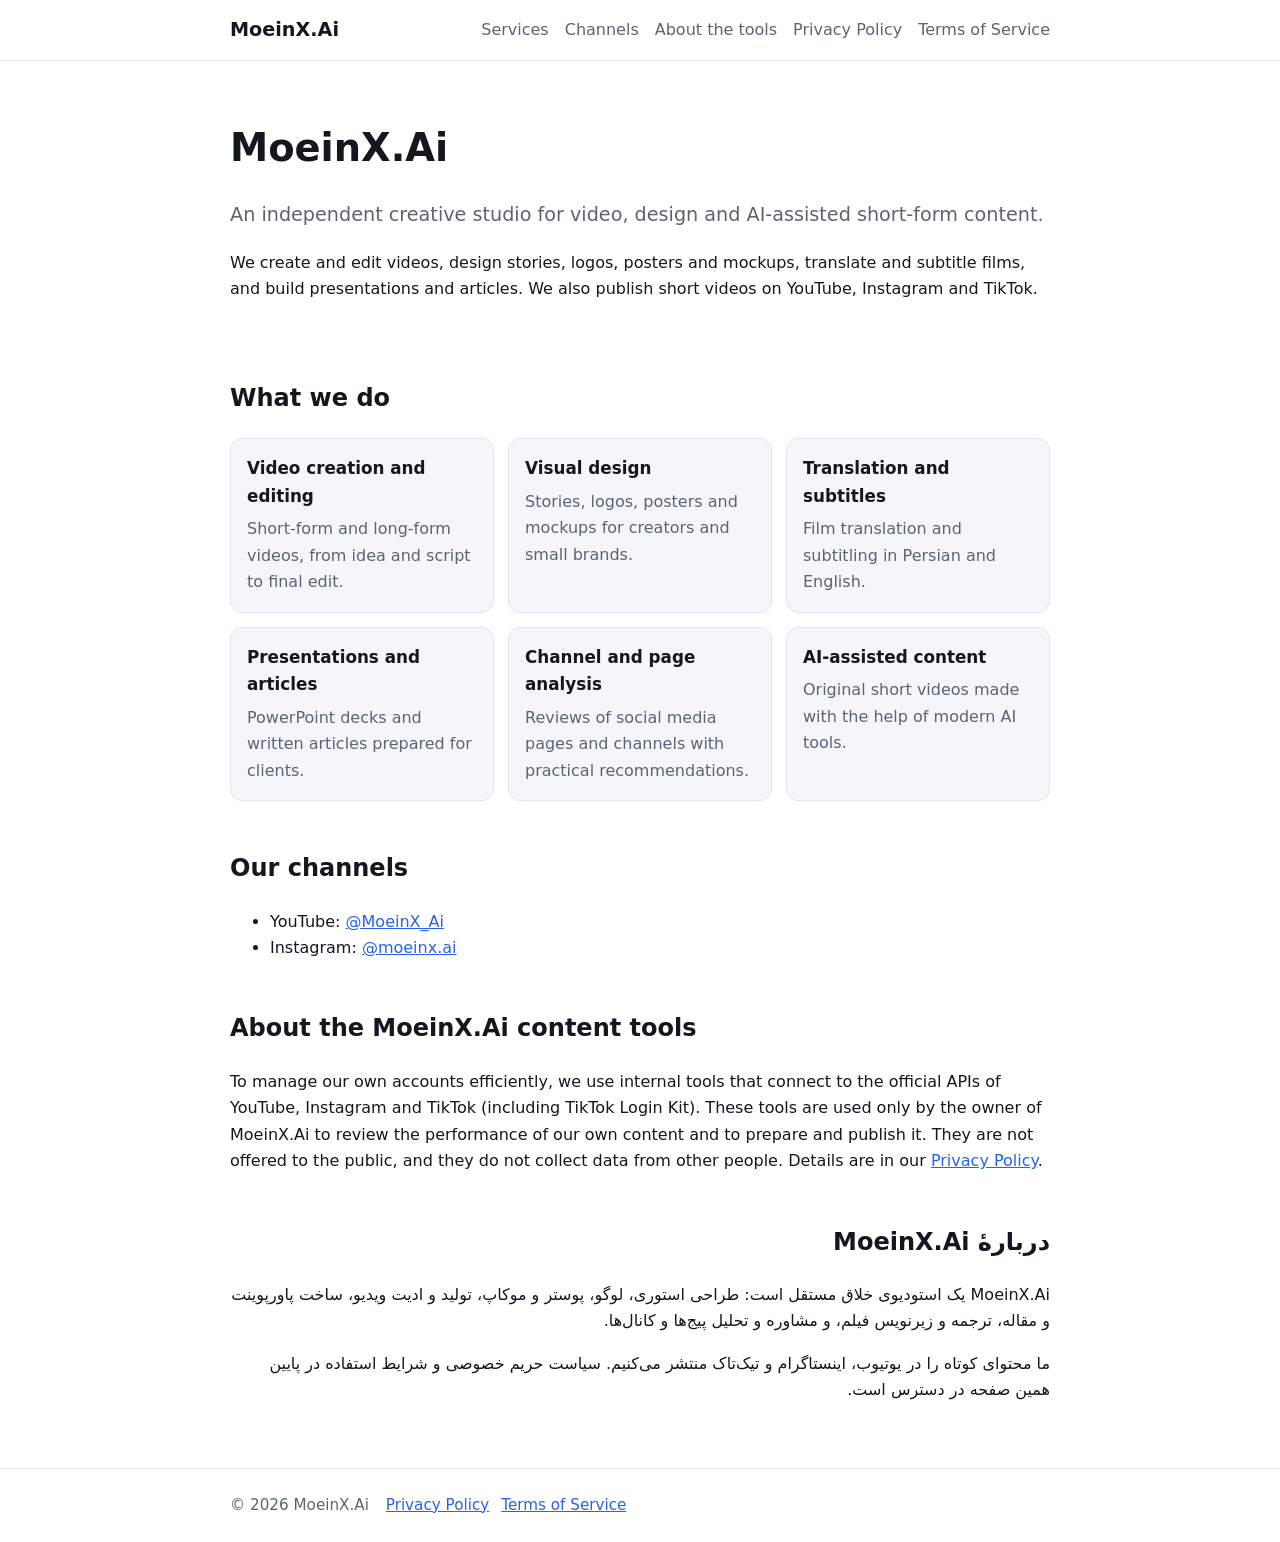
<file: index.html>
<!doctype html>
<html lang='en'>
<head>
<meta charset='utf-8'>
<meta name='viewport' content='width=device-width, initial-scale=1'>
<title>MoeinX.Ai – Creative studio for video, design and AI content</title>
<meta name='description' content='MoeinX.Ai is an independent creative studio: video editing, story and poster design, subtitles and translation, and AI-assisted short-form content.'>
<link rel='stylesheet' href='/style.css'>
</head>
<body>
<header class='site-header'><div class='wrap'><a class='brand' href='/'>MoeinX.Ai</a><nav><a href='/#services'>Services</a><a href='/#channels'>Channels</a><a href='/#about-app'>About the tools</a><a href='/privacy/'>Privacy Policy</a><a href='/terms/'>Terms of Service</a></nav></div></header>
<main>
<section class='hero wrap'>
<h1>MoeinX.Ai</h1>
<p class='lead'>An independent creative studio for video, design and AI-assisted short-form content.</p>
<p>We create and edit videos, design stories, logos, posters and mockups, translate and subtitle films, and build presentations and articles. We also publish short videos on YouTube, Instagram and TikTok.</p>
</section>
<section id='services' class='wrap'>
<h2>What we do</h2>
<div class='grid'>
<div class='card'><h3>Video creation and editing</h3><p>Short-form and long-form videos, from idea and script to final edit.</p></div>
<div class='card'><h3>Visual design</h3><p>Stories, logos, posters and mockups for creators and small brands.</p></div>
<div class='card'><h3>Translation and subtitles</h3><p>Film translation and subtitling in Persian and English.</p></div>
<div class='card'><h3>Presentations and articles</h3><p>PowerPoint decks and written articles prepared for clients.</p></div>
<div class='card'><h3>Channel and page analysis</h3><p>Reviews of social media pages and channels with practical recommendations.</p></div>
<div class='card'><h3>AI-assisted content</h3><p>Original short videos made with the help of modern AI tools.</p></div>
</div>
</section>
<section id='channels' class='wrap'>
<h2>Our channels</h2>
<ul>
<li>YouTube: <a href='https://www.youtube.com/@MoeinX_Ai'>@MoeinX_Ai</a></li>
<li>Instagram: <a href='https://www.instagram.com/moeinx.ai/'>@moeinx.ai</a></li>
</ul>
</section>
<section id='about-app' class='wrap'>
<h2>About the MoeinX.Ai content tools</h2>
<p>To manage our own accounts efficiently, we use internal tools that connect to the official APIs of YouTube, Instagram and TikTok (including TikTok Login Kit). These tools are used only by the owner of MoeinX.Ai to review the performance of our own content and to prepare and publish it. They are not offered to the public, and they do not collect data from other people. Details are in our <a href='/privacy/'>Privacy Policy</a>.</p>
</section>
<section class='wrap rtl' lang='fa' dir='rtl'>
<h2>دربارهٔ MoeinX.Ai</h2>
<p>MoeinX.Ai یک استودیوی خلاق مستقل است: طراحی استوری، لوگو، پوستر و موکاپ، تولید و ادیت ویدیو، ساخت پاورپوینت و مقاله، ترجمه و زیرنویس فیلم، و مشاوره و تحلیل پیج‌ها و کانال‌ها.</p>
<p>ما محتوای کوتاه را در یوتیوب، اینستاگرام و تیک‌تاک منتشر می‌کنیم. سیاست حریم خصوصی و شرایط استفاده در پایین همین صفحه در دسترس است.</p>
</section>
</main>
<footer><div class='wrap'>© 2026 MoeinX.Ai <a href='/privacy/'>Privacy Policy</a><a href='/terms/'>Terms of Service</a></div></footer>
</body>
</html>
</file>
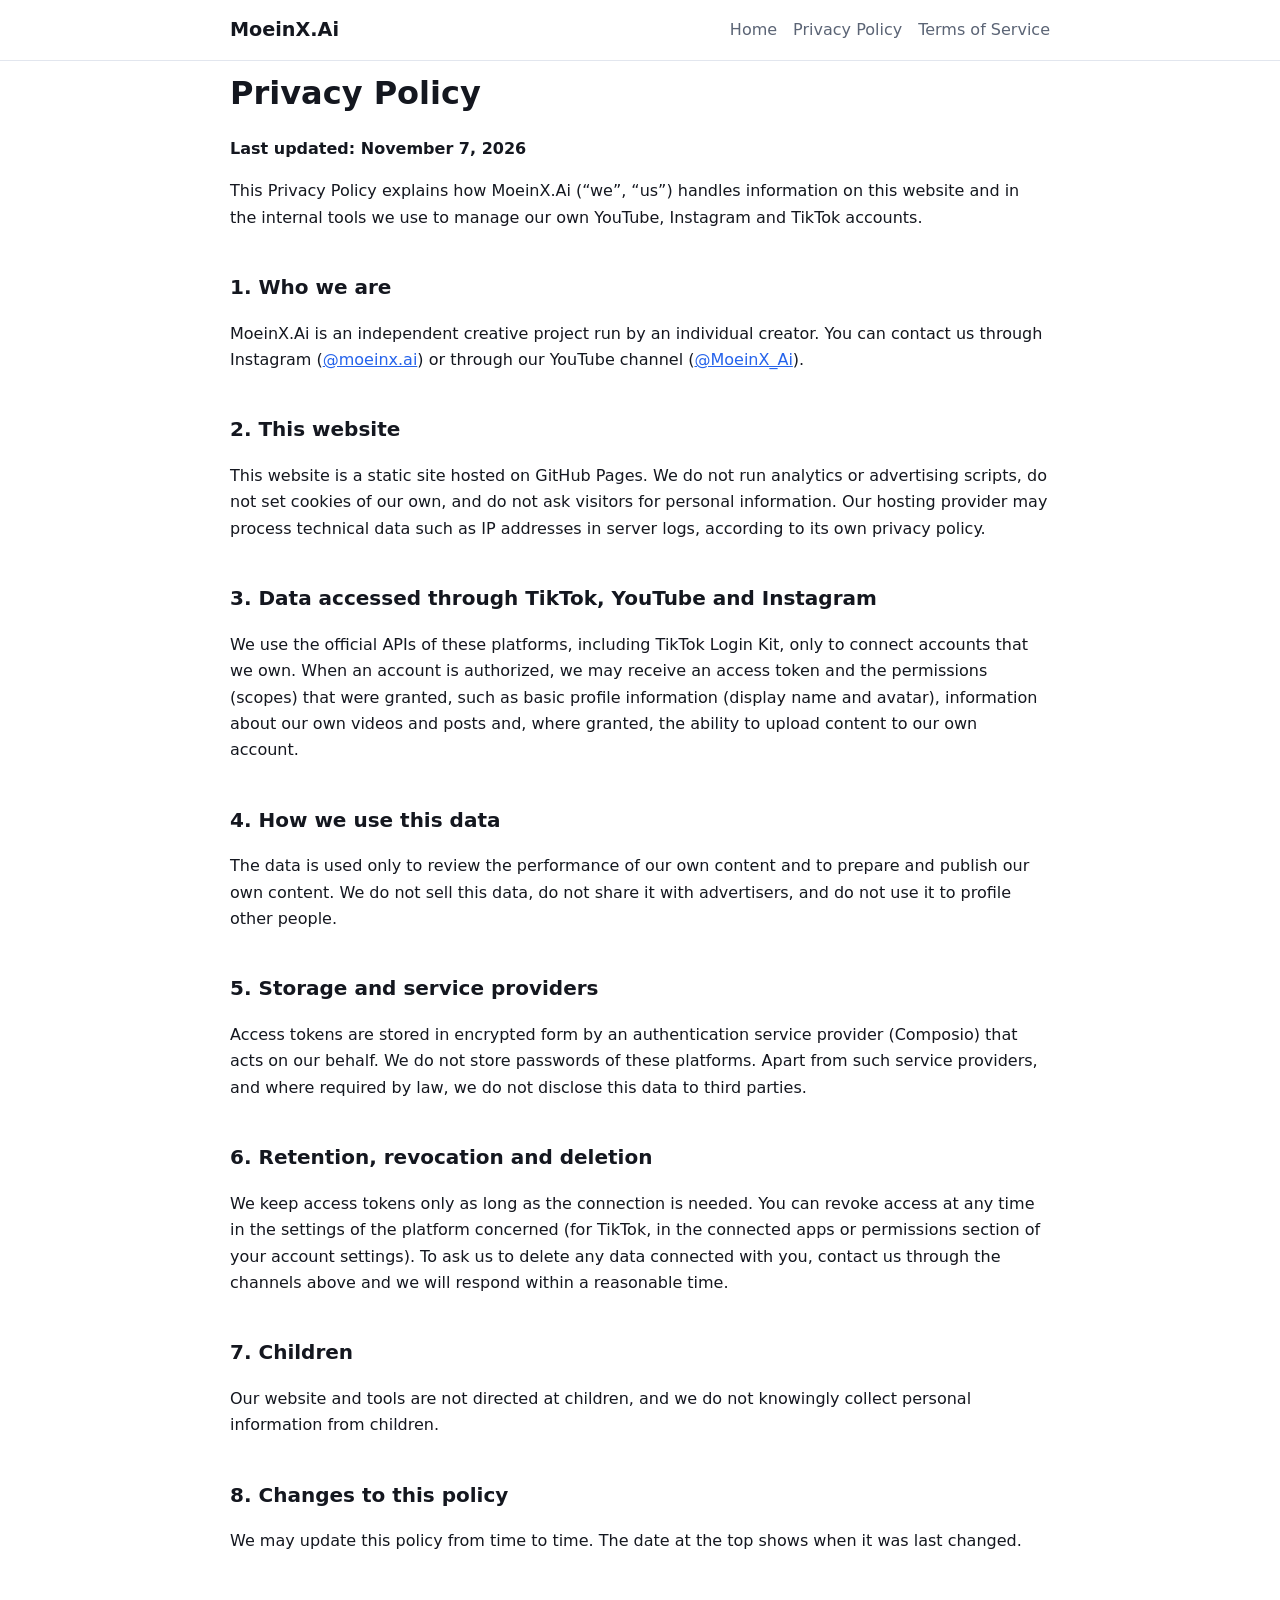
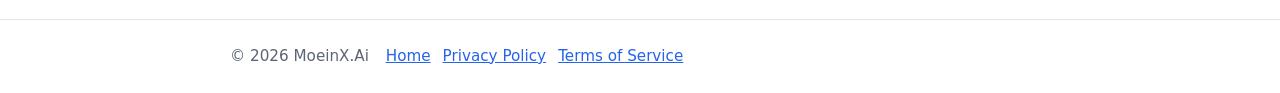
<file: privacy/index.html>
<!doctype html>
<html lang='en'>
<head>
<meta charset='utf-8'>
<meta name='viewport' content='width=device-width, initial-scale=1'>
<title>Privacy Policy – MoeinX.Ai</title>
<meta name='description' content='Privacy Policy of MoeinX.Ai.'>
<link rel='stylesheet' href='/style.css'>
</head>
<body>
<header class='site-header'><div class='wrap'><a class='brand' href='/'>MoeinX.Ai</a><nav><a href='/'>Home</a><a href='/privacy/'>Privacy Policy</a><a href='/terms/'>Terms of Service</a></nav></div></header>
<main class='wrap doc'>
<h1>Privacy Policy</h1>
<p><strong>Last updated: November 7, 2026</strong></p>
<p>This Privacy Policy explains how MoeinX.Ai (“we”, “us”) handles information on this website and in the internal tools we use to manage our own YouTube, Instagram and TikTok accounts.</p>
<h2>1. Who we are</h2>
<p>MoeinX.Ai is an independent creative project run by an individual creator. You can contact us through Instagram (<a href='https://www.instagram.com/moeinx.ai/'>@moeinx.ai</a>) or through our YouTube channel (<a href='https://www.youtube.com/@MoeinX_Ai'>@MoeinX_Ai</a>).</p>
<h2>2. This website</h2>
<p>This website is a static site hosted on GitHub Pages. We do not run analytics or advertising scripts, do not set cookies of our own, and do not ask visitors for personal information. Our hosting provider may process technical data such as IP addresses in server logs, according to its own privacy policy.</p>
<h2>3. Data accessed through TikTok, YouTube and Instagram</h2>
<p>We use the official APIs of these platforms, including TikTok Login Kit, only to connect accounts that we own. When an account is authorized, we may receive an access token and the permissions (scopes) that were granted, such as basic profile information (display name and avatar), information about our own videos and posts and, where granted, the ability to upload content to our own account.</p>
<h2>4. How we use this data</h2>
<p>The data is used only to review the performance of our own content and to prepare and publish our own content. We do not sell this data, do not share it with advertisers, and do not use it to profile other people.</p>
<h2>5. Storage and service providers</h2>
<p>Access tokens are stored in encrypted form by an authentication service provider (Composio) that acts on our behalf. We do not store passwords of these platforms. Apart from such service providers, and where required by law, we do not disclose this data to third parties.</p>
<h2>6. Retention, revocation and deletion</h2>
<p>We keep access tokens only as long as the connection is needed. You can revoke access at any time in the settings of the platform concerned (for TikTok, in the connected apps or permissions section of your account settings). To ask us to delete any data connected with you, contact us through the channels above and we will respond within a reasonable time.</p>
<h2>7. Children</h2>
<p>Our website and tools are not directed at children, and we do not knowingly collect personal information from children.</p>
<h2>8. Changes to this policy</h2>
<p>We may update this policy from time to time. The date at the top shows when it was last changed.</p>
</main>
<footer><div class='wrap'>© 2026 MoeinX.Ai <a href='/'>Home</a><a href='/privacy/'>Privacy Policy</a><a href='/terms/'>Terms of Service</a></div></footer>
</body>
</html>
</file>
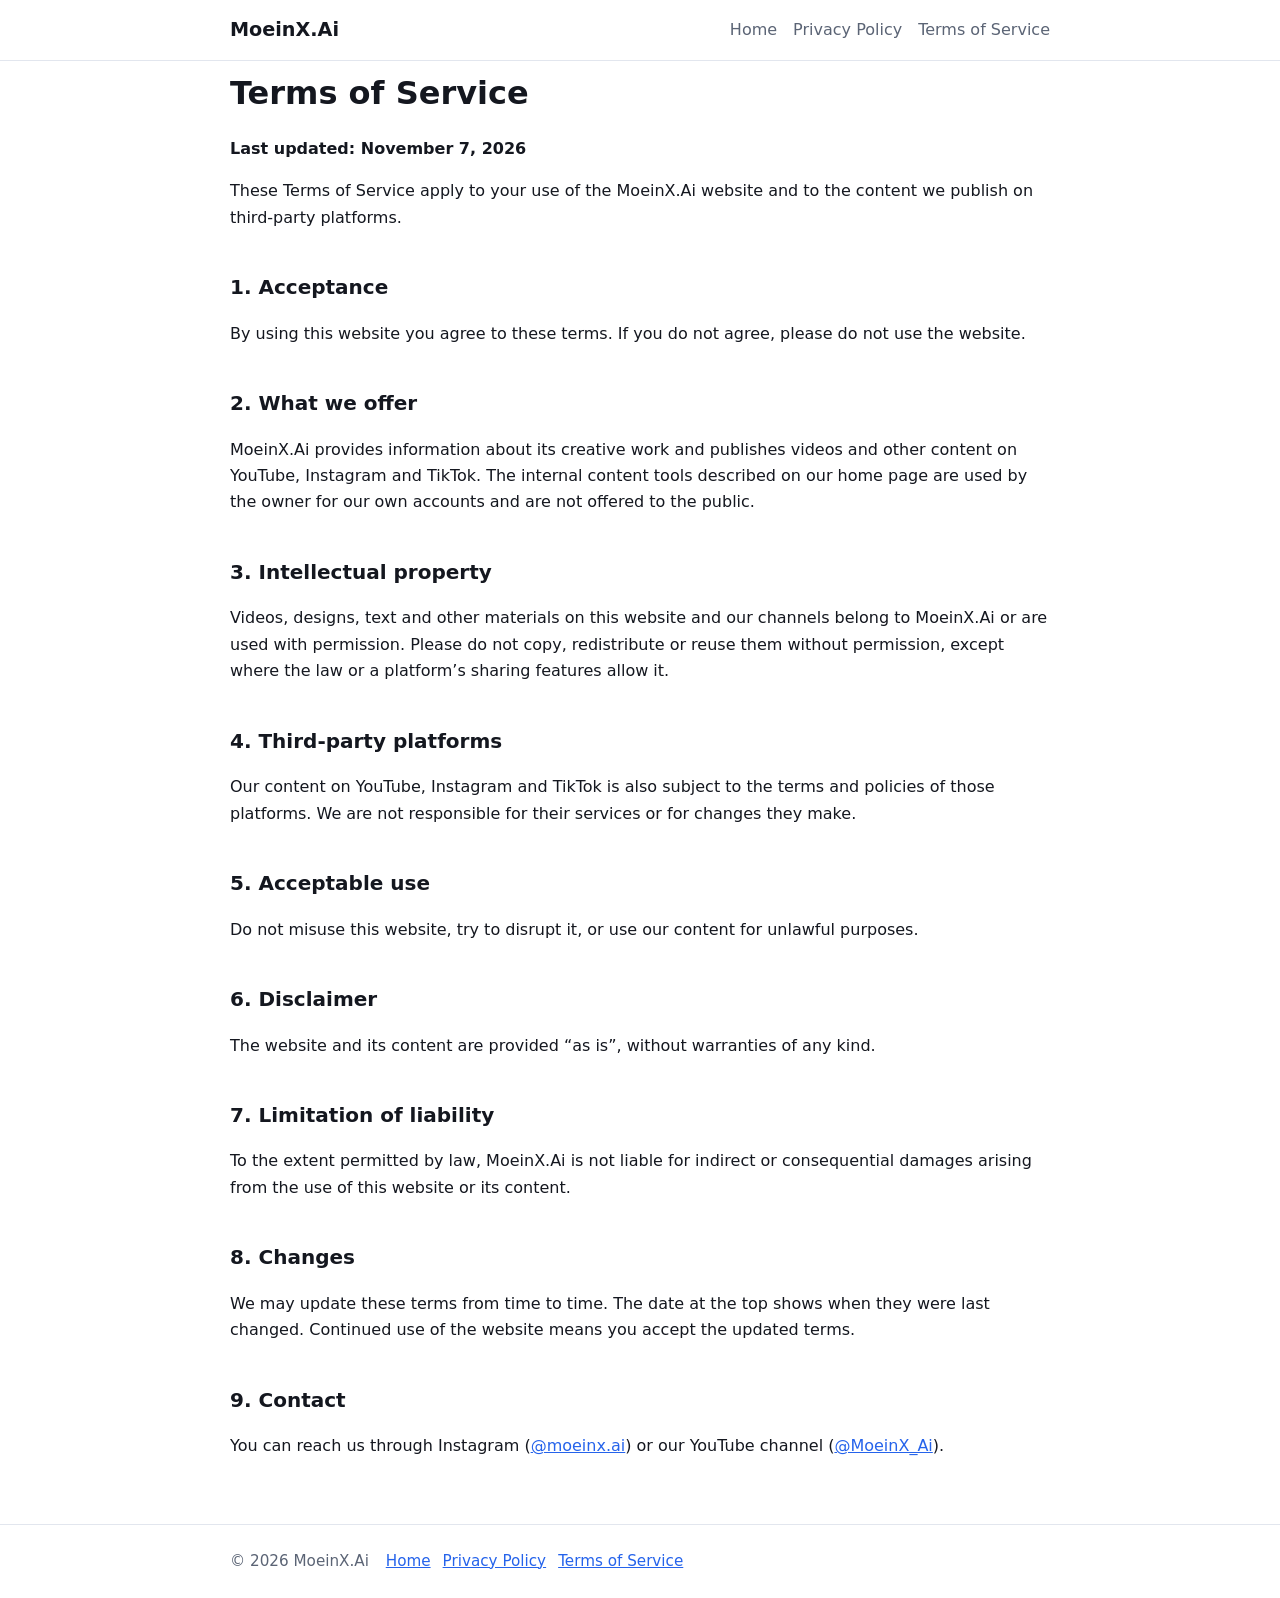
<file: terms/index.html>
<!doctype html>
<html lang='en'>
<head>
<meta charset='utf-8'>
<meta name='viewport' content='width=device-width, initial-scale=1'>
<title>Terms of Service – MoeinX.Ai</title>
<meta name='description' content='Terms of Service of MoeinX.Ai.'>
<link rel='stylesheet' href='/style.css'>
</head>
<body>
<header class='site-header'><div class='wrap'><a class='brand' href='/'>MoeinX.Ai</a><nav><a href='/'>Home</a><a href='/privacy/'>Privacy Policy</a><a href='/terms/'>Terms of Service</a></nav></div></header>
<main class='wrap doc'>
<h1>Terms of Service</h1>
<p><strong>Last updated: November 7, 2026</strong></p>
<p>These Terms of Service apply to your use of the MoeinX.Ai website and to the content we publish on third-party platforms.</p>
<h2>1. Acceptance</h2>
<p>By using this website you agree to these terms. If you do not agree, please do not use the website.</p>
<h2>2. What we offer</h2>
<p>MoeinX.Ai provides information about its creative work and publishes videos and other content on YouTube, Instagram and TikTok. The internal content tools described on our home page are used by the owner for our own accounts and are not offered to the public.</p>
<h2>3. Intellectual property</h2>
<p>Videos, designs, text and other materials on this website and our channels belong to MoeinX.Ai or are used with permission. Please do not copy, redistribute or reuse them without permission, except where the law or a platform’s sharing features allow it.</p>
<h2>4. Third-party platforms</h2>
<p>Our content on YouTube, Instagram and TikTok is also subject to the terms and policies of those platforms. We are not responsible for their services or for changes they make.</p>
<h2>5. Acceptable use</h2>
<p>Do not misuse this website, try to disrupt it, or use our content for unlawful purposes.</p>
<h2>6. Disclaimer</h2>
<p>The website and its content are provided “as is”, without warranties of any kind.</p>
<h2>7. Limitation of liability</h2>
<p>To the extent permitted by law, MoeinX.Ai is not liable for indirect or consequential damages arising from the use of this website or its content.</p>
<h2>8. Changes</h2>
<p>We may update these terms from time to time. The date at the top shows when they were last changed. Continued use of the website means you accept the updated terms.</p>
<h2>9. Contact</h2>
<p>You can reach us through Instagram (<a href='https://www.instagram.com/moeinx.ai/'>@moeinx.ai</a>) or our YouTube channel (<a href='https://www.youtube.com/@MoeinX_Ai'>@MoeinX_Ai</a>).</p>
</main>
<footer><div class='wrap'>© 2026 MoeinX.Ai <a href='/'>Home</a><a href='/privacy/'>Privacy Policy</a><a href='/terms/'>Terms of Service</a></div></footer>
</body>
</html>
</file>
<file: style.css>
:root{--bg:#ffffff;--fg:#14171f;--muted:#5b6475;--card:#f4f6fa;--accent:#2563eb;--line:#e2e6ee}
@media (prefers-color-scheme:dark){:root{--bg:#0e1118;--fg:#e8ebf2;--muted:#9aa4b8;--card:#171b26;--accent:#7aa2ff;--line:#262c3a}}
*{box-sizing:border-box}
body{margin:0;background:var(--bg);color:var(--fg);font:16px/1.65 system-ui,-apple-system,'Segoe UI',Roboto,sans-serif}
.wrap{max-width:860px;margin:0 auto;padding:0 20px}
.site-header{border-bottom:1px solid var(--line)}
.site-header .wrap{display:flex;flex-wrap:wrap;gap:12px;align-items:center;justify-content:space-between;padding-top:14px;padding-bottom:14px}
.brand{font-weight:700;font-size:1.2rem;color:var(--fg);text-decoration:none}
nav a{margin-left:16px;color:var(--muted);text-decoration:none}
nav a:hover{color:var(--accent)}
a{color:var(--accent)}
h1{font-size:2.4rem;margin:.2em 0}
h2{margin-top:2em}
.hero{padding-top:48px;padding-bottom:12px}
.lead{font-size:1.2rem;color:var(--muted)}
.grid{display:grid;gap:14px;grid-template-columns:repeat(auto-fit,minmax(220px,1fr))}
.card{background:var(--card);border:1px solid var(--line);border-radius:12px;padding:16px}
.card h3{margin:0 0 6px;font-size:1.05rem}
.card p{margin:0;color:var(--muted)}
.rtl{direction:rtl;text-align:right}
.doc h1{font-size:2rem}
.doc h2{font-size:1.25rem}
footer{margin-top:64px;border-top:1px solid var(--line);padding:24px 0;color:var(--muted);font-size:.95rem}
footer a{margin-left:12px}
</file>
